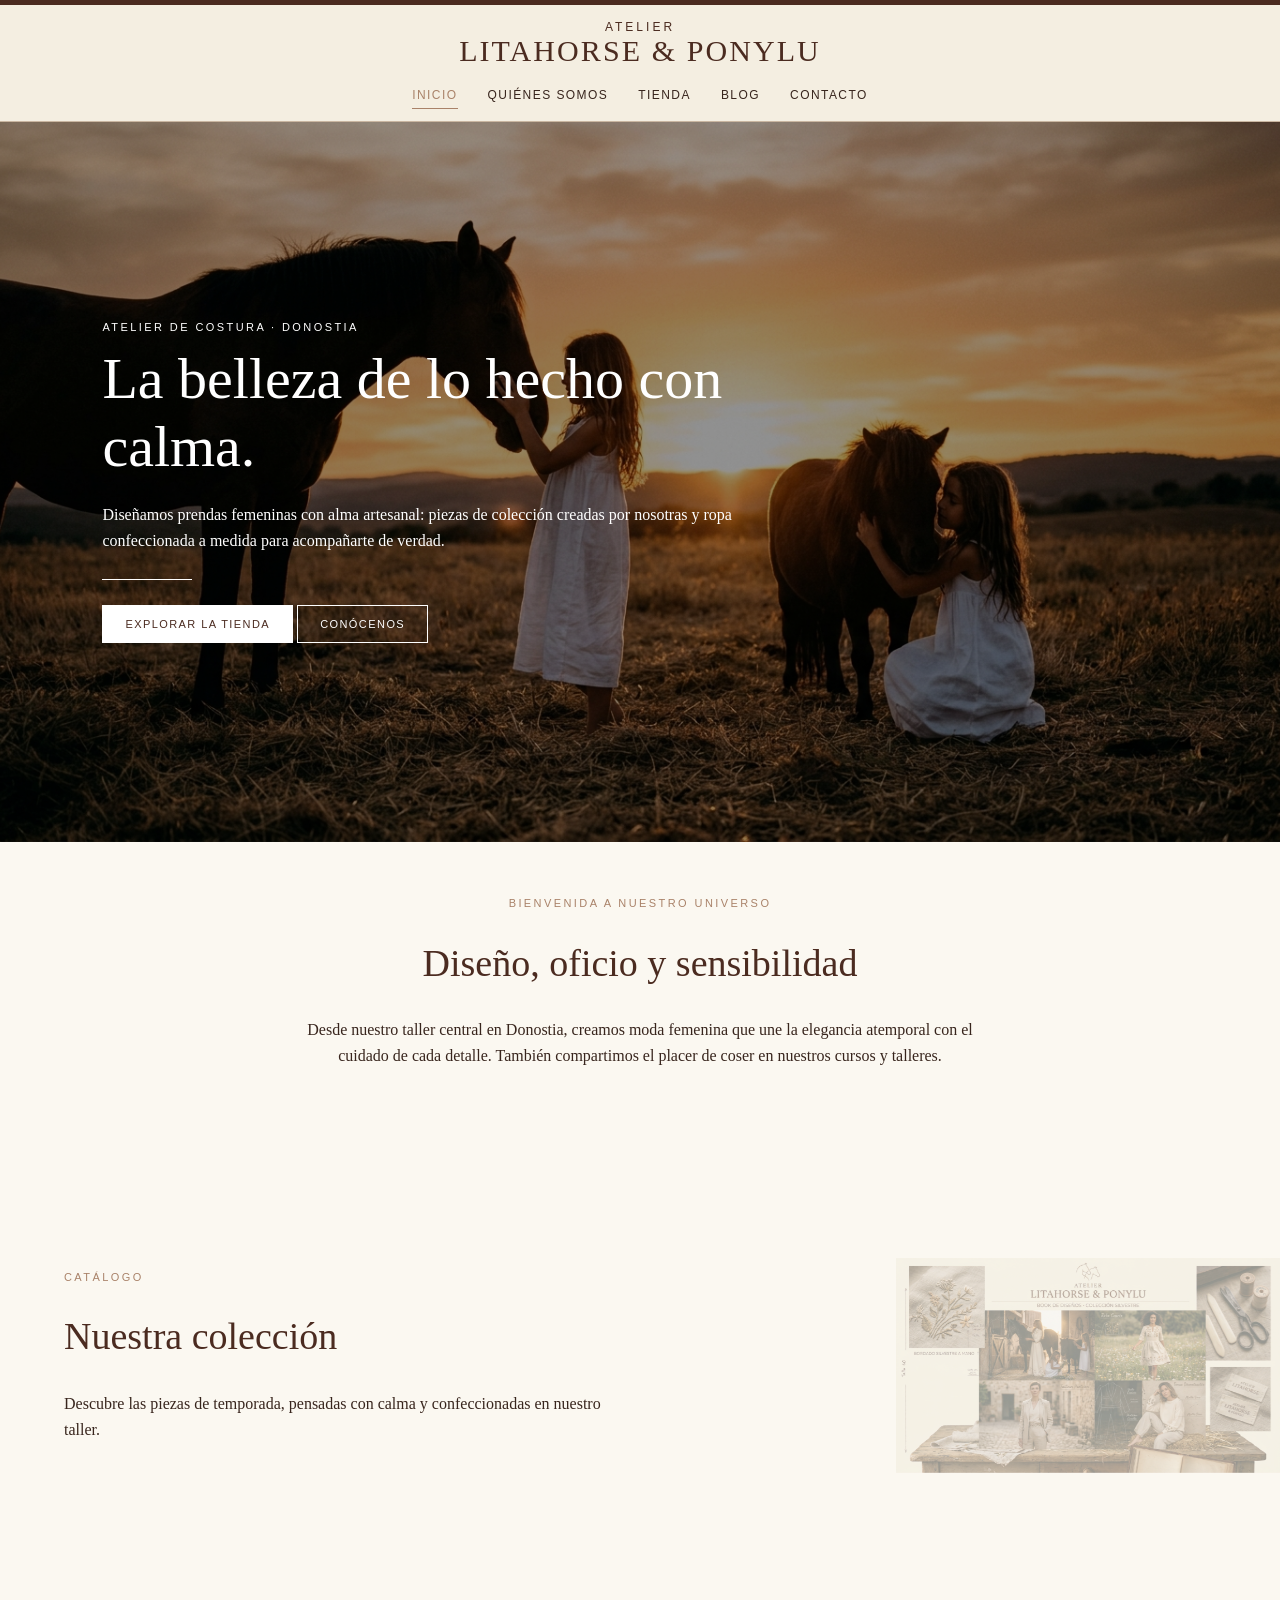
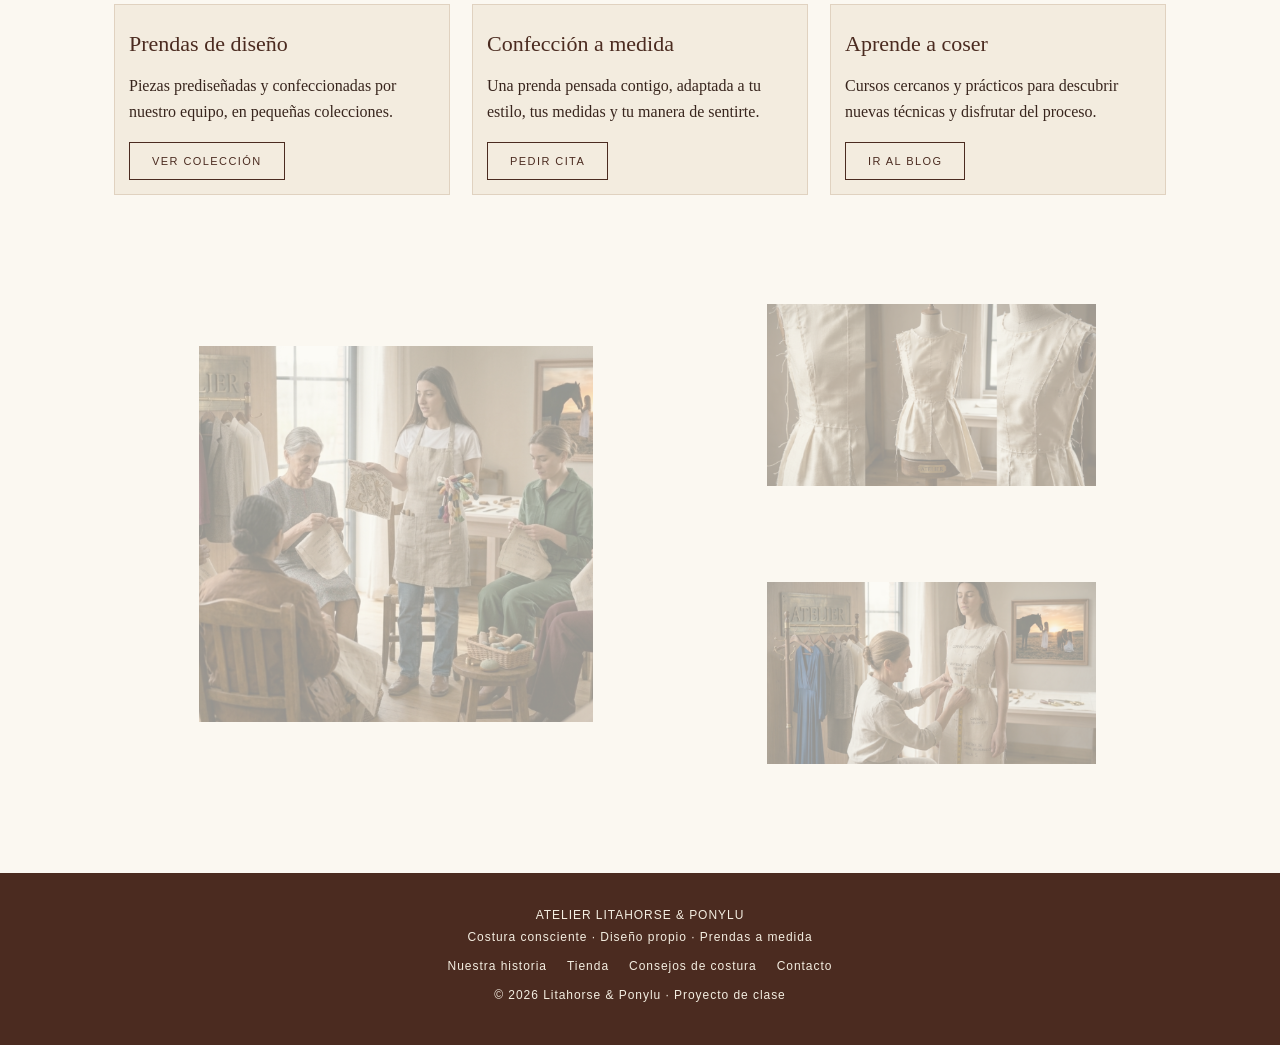
<file: index.html>
<!doctype html>
<html lang="es"><head><meta charset="utf-8"><meta name="viewport" content="width=device-width, initial-scale=1"><meta name="description" content="Litahorse & Ponylu, atelier de costura y moda femenina en Donostia."><title>Inicio | Litahorse & Ponylu</title><link rel="stylesheet" href="style.css"></head>
<body><div class="topline"></div><header><a class="brand" href="index.html"><span class="brand-name"><small>ATELIER</small><strong>LITAHORSE &amp; PONYLU</strong></span></a><nav aria-label="Navegación principal"><a class="active" href="index.html">Inicio</a><a class="" href="quienes-somos.html">Quiénes somos</a><a class="" href="tienda.html">Tienda</a><a class="" href="blog.html">Blog</a><a class="" href="contacto.html">Contacto</a></nav></header><main>
<section class="hero"><div class="hero-bg" style="background-image:url('imagen relleno2.jpeg')"></div><div class="hero-copy"><div class="eyebrow">Atelier de costura · Donostia</div><h1>La belleza de lo hecho con calma.</h1><p>Diseñamos prendas femeninas con alma artesanal: piezas de colección creadas por nosotras y ropa confeccionada a medida para acompañarte de verdad.</p><div class="rule"></div><a class="btn" href="tienda.html">Explorar la tienda</a> <a class="btn light" href="quienes-somos.html">Conócenos</a></div></section>
<section class="section center"><div class="eyebrow">Bienvenida a nuestro universo</div><h2>Diseño, oficio y sensibilidad</h2><p>Desde nuestro taller central en Donostia, creamos moda femenina que une la elegancia atemporal con el cuidado de cada detalle. También compartimos el placer de coser en nuestros cursos y talleres.</p></section>
<section class="catalog-zoom"><div class="catalog-text"><div class="eyebrow">Catálogo</div><h2>Nuestra colección</h2><p>Descubre las piezas de temporada, pensadas con calma y confeccionadas en nuestro taller.</p></div><img class="zoom" data-min="0.6" src="catálogo.jpeg" alt="Catálogo de Litahorse & Ponylu"></section>
<section class="cards"><article class="card"><h3>Prendas de diseño</h3><p>Piezas prediseñadas y confeccionadas por nuestro equipo, en pequeñas colecciones.</p><a class="btn light" href="tienda.html">Ver colección</a></article><article class="card"><h3>Confección a medida</h3><p>Una prenda pensada contigo, adaptada a tu estilo, tus medidas y tu manera de sentirte.</p><a class="btn light" href="contacto.html">Pedir cita</a></article><article class="card"><h3>Aprende a coser</h3><p>Cursos cercanos y prácticos para descubrir nuevas técnicas y disfrutar del proceso.</p><a class="btn light" href="blog.html">Ir al blog</a></article></section>
<section class="collage"><figure class="zoom" data-min="0.7"><img src="formacion.jpg" alt="Formación y cursos de costura"></figure><figure class="zoom" data-min="0.7"><img src="busto.jpg" alt="Busto de costura con prenda"></figure><figure class="zoom" data-min="0.7"><img src="confeccion.jpg" alt="Confección a medida"></figure></section>
</main><footer><div>ATELIER LITAHORSE &amp; PONYLU</div><p>Costura consciente · Diseño propio · Prendas a medida</p><div class="footerlinks"><a href="quienes-somos.html">Nuestra historia</a><a href="tienda.html">Tienda</a><a href="blog.html">Consejos de costura</a><a href="contacto.html">Contacto</a></div><p>© 2026 Litahorse &amp; Ponylu · Proyecto de clase</p></footer><script>
(function(){var els=[].slice.call(document.querySelectorAll('.zoom,.reveal')),reduce=matchMedia('(prefers-reduced-motion:reduce)').matches;
function u(){var vh=innerHeight;els.forEach(function(e){var r=e.getBoundingClientRect(),c=(r.top+r.height/2-vh/2)/(vh/2+r.height/2),p=1-Math.min(1,Math.abs(c));
if(e.classList.contains('zoom')){var m=+e.dataset.min||.7;e.style.transform='scale('+(reduce?1:m+(1-m)*p).toFixed(3)+')';e.style.opacity=reduce?1:(.4+.6*p).toFixed(2)}});}
var t=0;function s(){if(!t){t=requestAnimationFrame(function(){t=0;u()})}}
var hb=document.querySelector('.hero-bg');function hs(){if(hb&&!reduce){var y=Math.min(scrollY,hb.parentNode.offsetHeight);hb.style.transform='translateY('+(-y)+'px)';hb.style.opacity=Math.max(0,1-y/(hb.parentNode.offsetHeight*.8)).toFixed(2)}}addEventListener('scroll',hs,{passive:true});hs();
addEventListener('scroll',s,{passive:true});addEventListener('resize',s);addEventListener('load',u);u();
})();
</script></body></html>
</file>
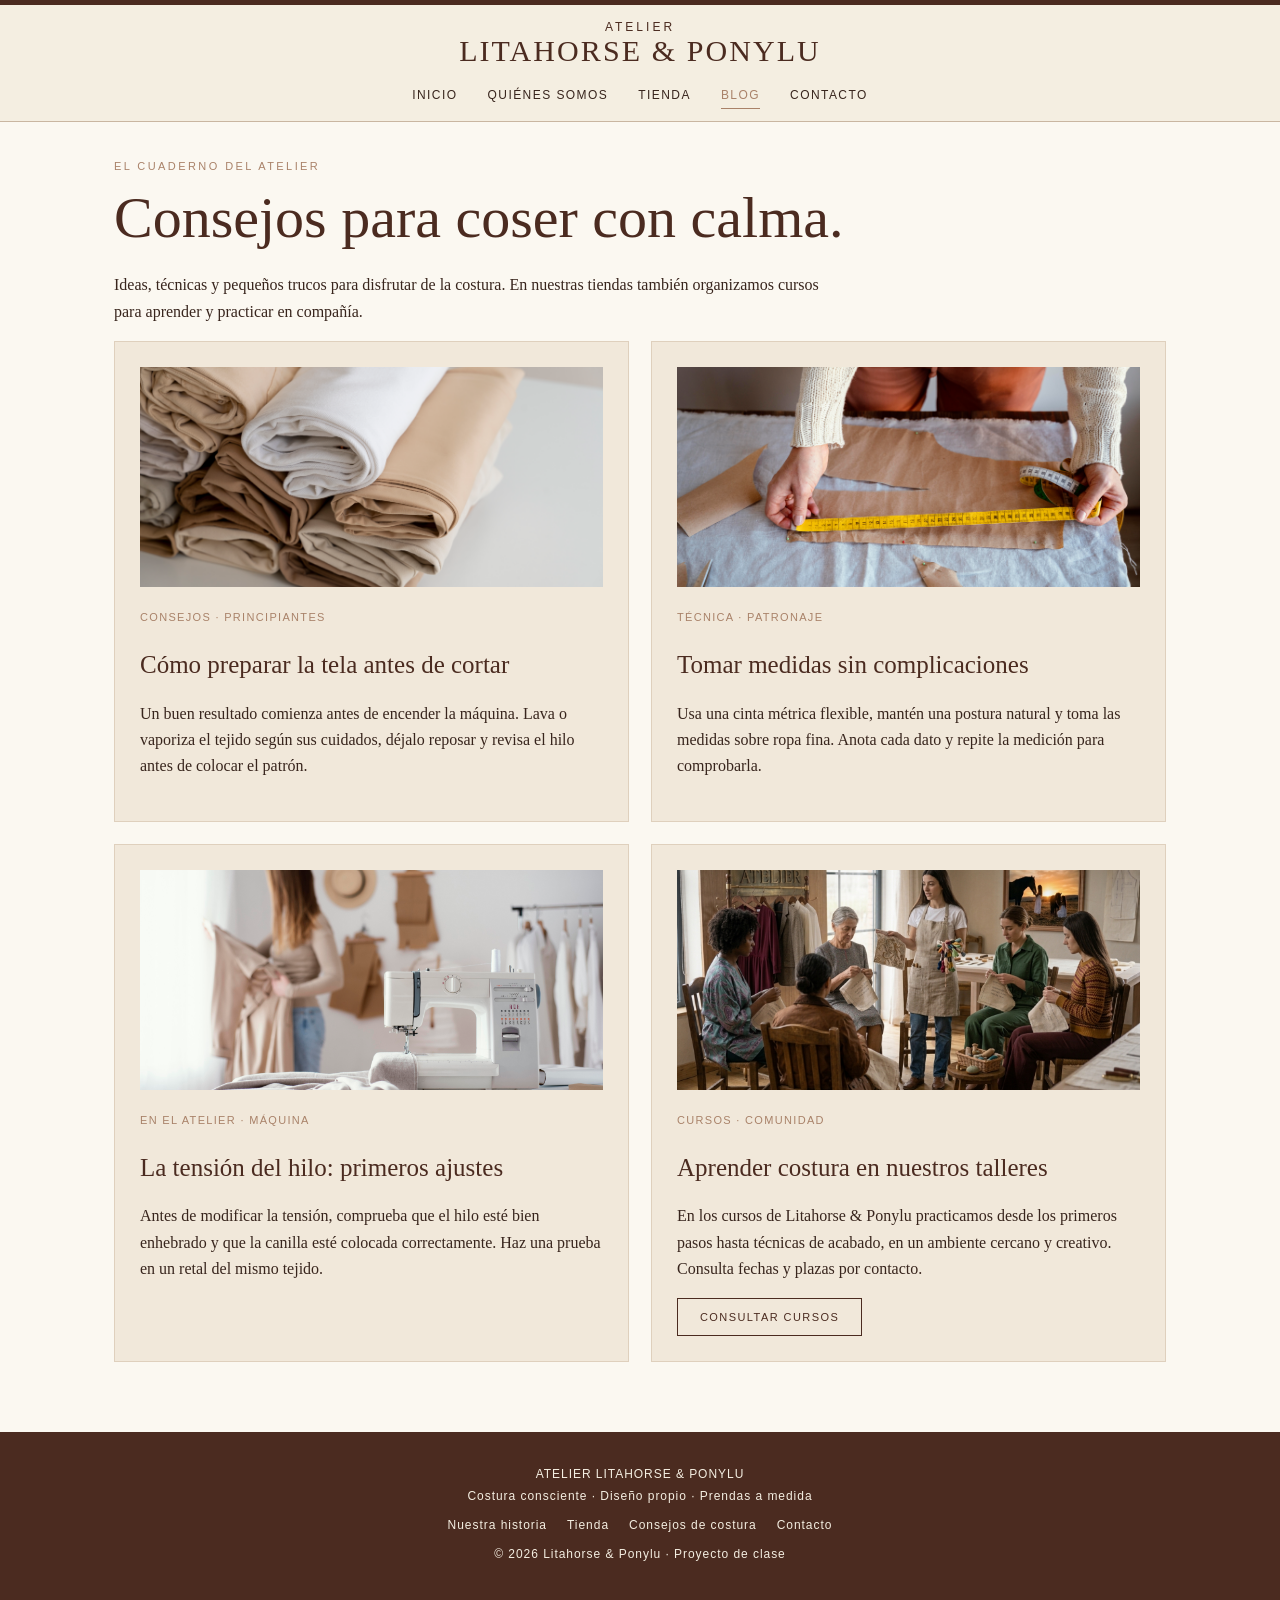
<file: blog.html>
<!doctype html>
<html lang="es"><head><meta charset="utf-8"><meta name="viewport" content="width=device-width, initial-scale=1"><meta name="description" content="Litahorse & Ponylu, atelier de costura y moda femenina en Donostia."><title>Blog de costura | Litahorse & Ponylu</title><link rel="stylesheet" href="style.css"></head>
<body><div class="topline"></div><header><a class="brand" href="index.html"><span class="brand-name"><small>ATELIER</small><strong>LITAHORSE &amp; PONYLU</strong></span></a><nav aria-label="Navegación principal"><a class="" href="index.html">Inicio</a><a class="" href="quienes-somos.html">Quiénes somos</a><a class="" href="tienda.html">Tienda</a><a class="active" href="blog.html">Blog</a><a class="" href="contacto.html">Contacto</a></nav></header><main>
<div class="eyebrow">El cuaderno del atelier</div><h1>Consejos para coser con calma.</h1><p>Ideas, técnicas y pequeños trucos para disfrutar de la costura. En nuestras tiendas también organizamos cursos para aprender y practicar en compañía.</p><section class="bloglist"><article class="blogitem"><img src="telas.jpg" alt="Telas preparadas para cortar"><small>CONSEJOS · PRINCIPIANTES</small><h2>Cómo preparar la tela antes de cortar</h2><p>Un buen resultado comienza antes de encender la máquina. Lava o vaporiza el tejido según sus cuidados, déjalo reposar y revisa el hilo antes de colocar el patrón.</p></article><article class="blogitem"><img src="medidas.jpg" alt="Cinta métrica tomando medidas"><small>TÉCNICA · PATRONAJE</small><h2>Tomar medidas sin complicaciones</h2><p>Usa una cinta métrica flexible, mantén una postura natural y toma las medidas sobre ropa fina. Anota cada dato y repite la medición para comprobarla.</p></article><article class="blogitem"><img src="maquina.jpg" alt="Máquina de coser"><small>EN EL ATELIER · MÁQUINA</small><h2>La tensión del hilo: primeros ajustes</h2><p>Antes de modificar la tensión, comprueba que el hilo esté bien enhebrado y que la canilla esté colocada correctamente. Haz una prueba en un retal del mismo tejido.</p></article><article class="blogitem"><img src="formacion.jpg" alt="Taller de costura"><small>CURSOS · COMUNIDAD</small><h2>Aprender costura en nuestros talleres</h2><p>En los cursos de Litahorse &amp; Ponylu practicamos desde los primeros pasos hasta técnicas de acabado, en un ambiente cercano y creativo. Consulta fechas y plazas por contacto.</p><a class="btn light" href="contacto.html">Consultar cursos</a></article></section>
</main><footer><div>ATELIER LITAHORSE &amp; PONYLU</div><p>Costura consciente · Diseño propio · Prendas a medida</p><div class="footerlinks"><a href="quienes-somos.html">Nuestra historia</a><a href="tienda.html">Tienda</a><a href="blog.html">Consejos de costura</a><a href="contacto.html">Contacto</a></div><p>© 2026 Litahorse &amp; Ponylu · Proyecto de clase</p></footer></body></html>
</file>
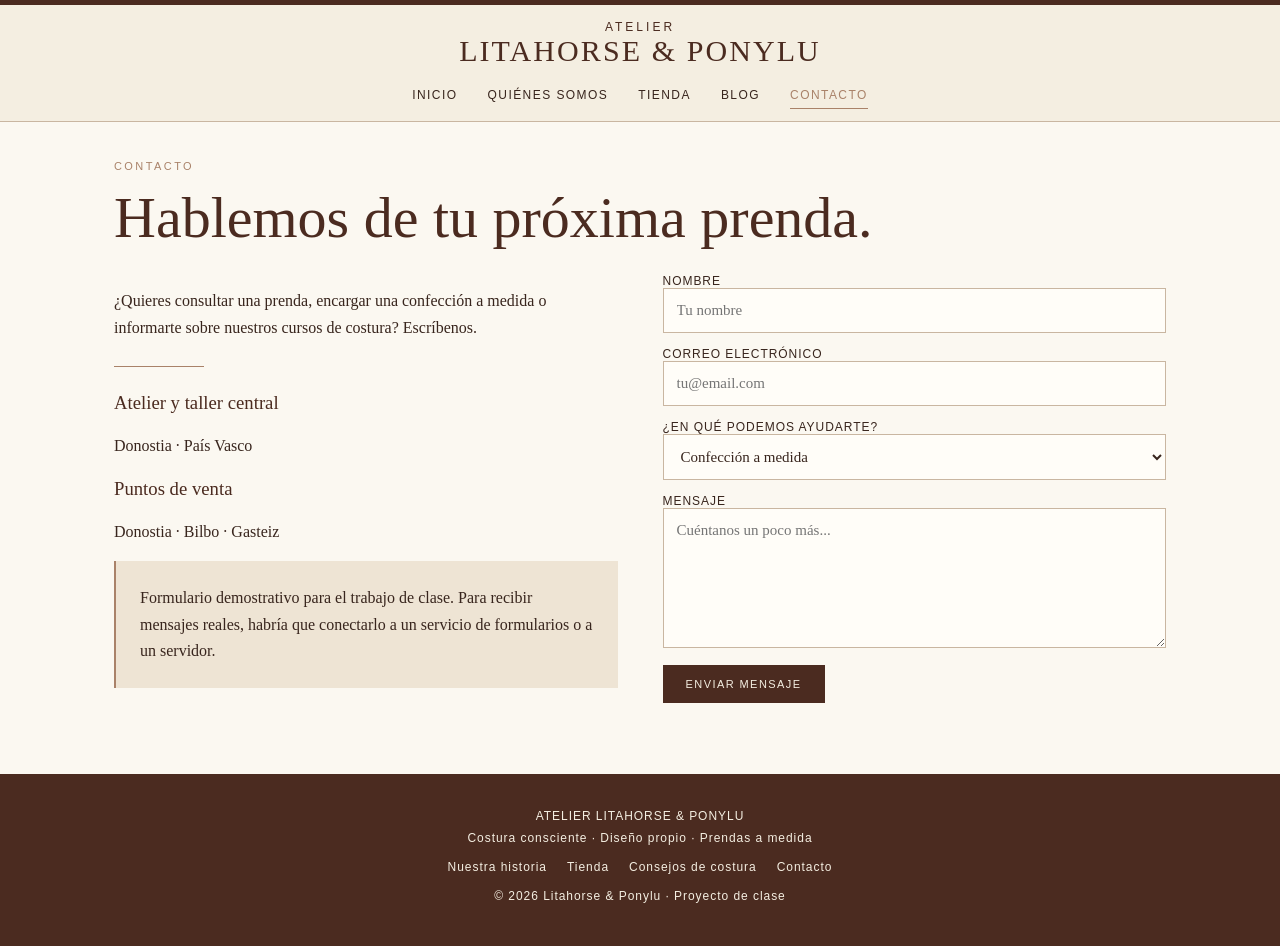
<file: contacto.html>
<!doctype html>
<html lang="es"><head><meta charset="utf-8"><meta name="viewport" content="width=device-width, initial-scale=1"><meta name="description" content="Litahorse & Ponylu, atelier de costura y moda femenina en Donostia."><title>Contacto | Litahorse & Ponylu</title><link rel="stylesheet" href="style.css"></head>
<body><div class="topline"></div><header><a class="brand" href="index.html"><span class="brand-name"><small>ATELIER</small><strong>LITAHORSE &amp; PONYLU</strong></span></a><nav aria-label="Navegación principal"><a class="" href="index.html">Inicio</a><a class="" href="quienes-somos.html">Quiénes somos</a><a class="" href="tienda.html">Tienda</a><a class="" href="blog.html">Blog</a><a class="active" href="contacto.html">Contacto</a></nav></header><main>
<div class="eyebrow">Contacto</div><h1>Hablemos de tu próxima prenda.</h1><div class="split"><div><p>¿Quieres consultar una prenda, encargar una confección a medida o informarte sobre nuestros cursos de costura? Escríbenos.</p><div class="rule"></div><h3>Atelier y taller central</h3><p>Donostia · País Vasco</p><h3>Puntos de venta</h3><p>Donostia · Bilbo · Gasteiz</p><p class="note">Formulario demostrativo para el trabajo de clase. Para recibir mensajes reales, habría que conectarlo a un servicio de formularios o a un servidor.</p></div><form class="form" onsubmit="event.preventDefault(); alert('¡Gracias! Este formulario es una demostración del proyecto.');"><label>Nombre<input required name="nombre" placeholder="Tu nombre"></label><label>Correo electrónico<input required type="email" name="email" placeholder="tu@email.com"></label><label>¿En qué podemos ayudarte?<select name="motivo"><option>Confección a medida</option><option>Consulta sobre una prenda</option><option>Cursos de costura</option><option>Otra consulta</option></select></label><label>Mensaje<textarea required name="mensaje" placeholder="Cuéntanos un poco más..."></textarea></label><button class="btn" type="submit">Enviar mensaje</button></form></div>
</main><footer><div>ATELIER LITAHORSE &amp; PONYLU</div><p>Costura consciente · Diseño propio · Prendas a medida</p><div class="footerlinks"><a href="quienes-somos.html">Nuestra historia</a><a href="tienda.html">Tienda</a><a href="blog.html">Consejos de costura</a><a href="contacto.html">Contacto</a></div><p>© 2026 Litahorse &amp; Ponylu · Proyecto de clase</p></footer></body></html>
</file>
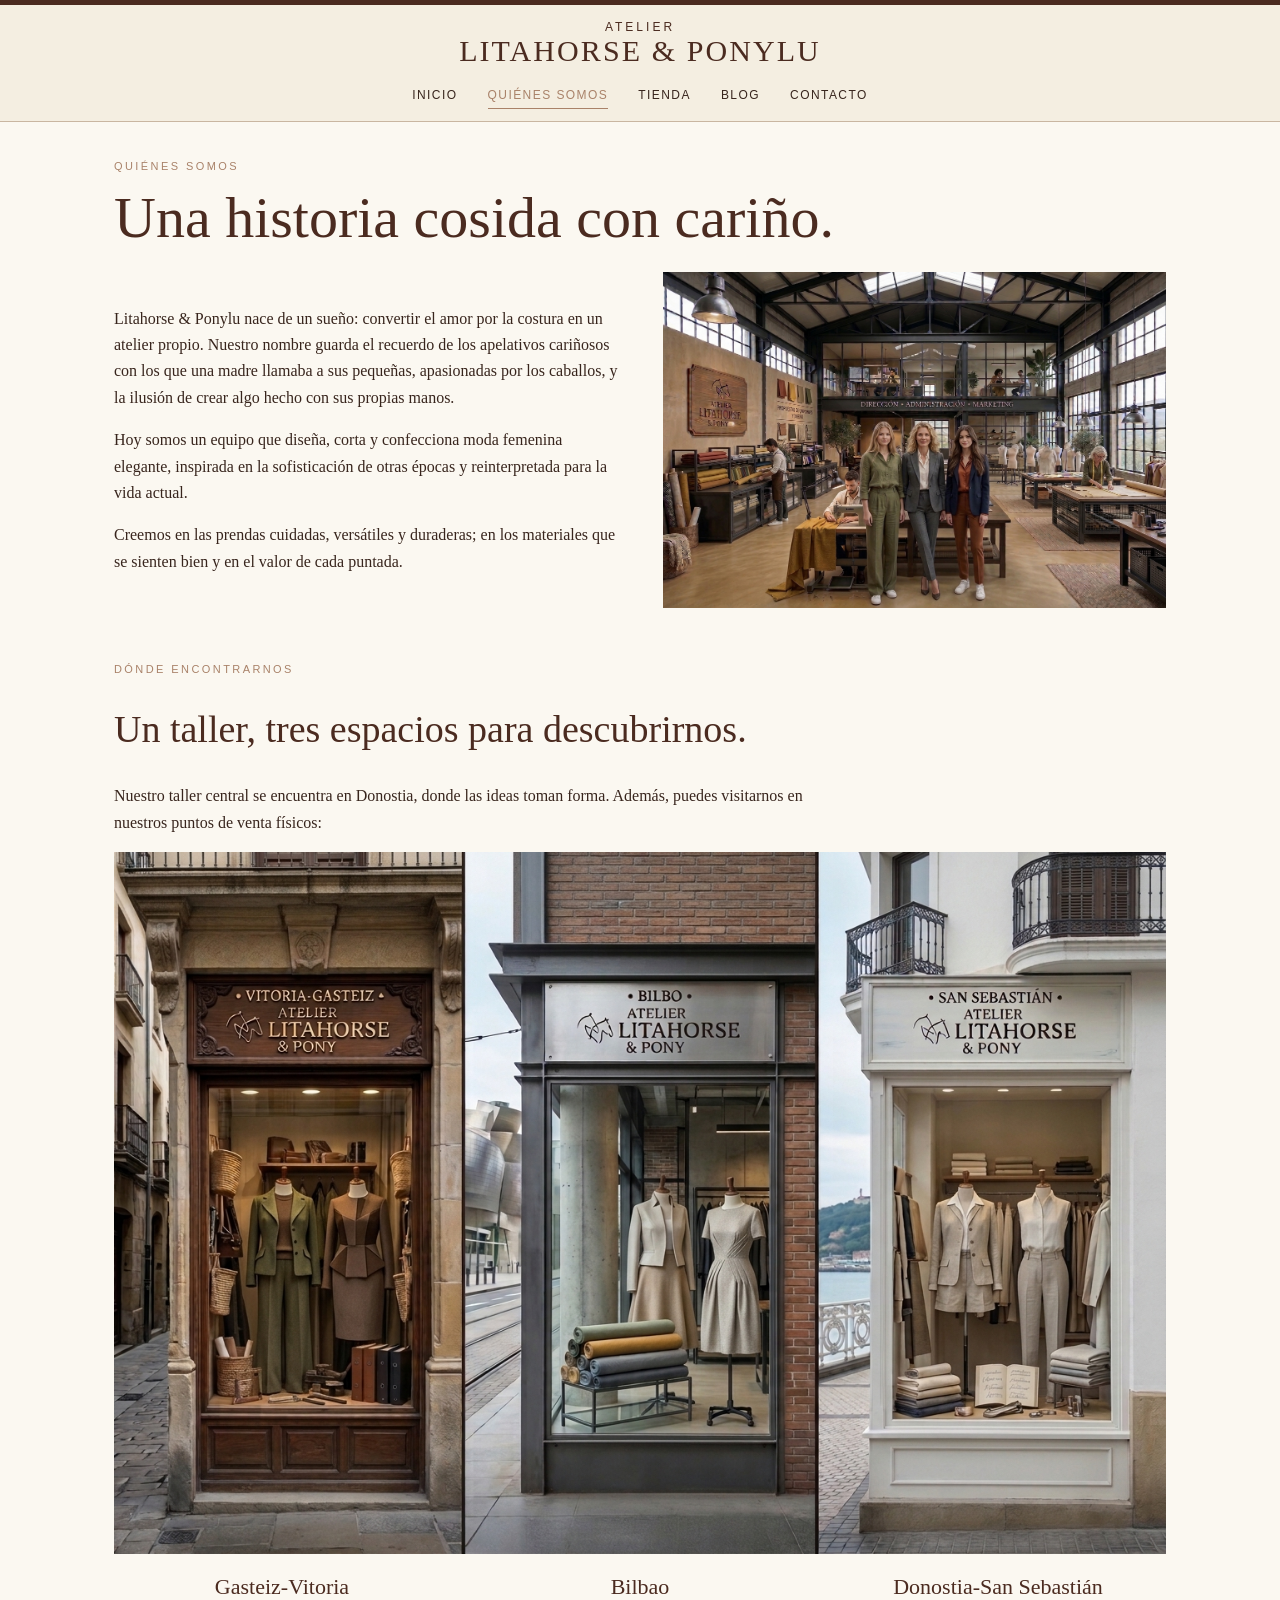
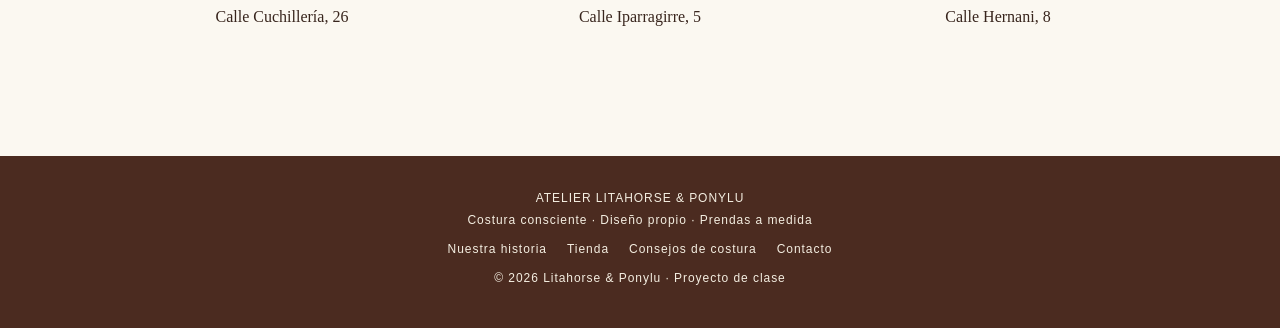
<file: quienes-somos.html>
<!doctype html>
<html lang="es"><head><meta charset="utf-8"><meta name="viewport" content="width=device-width, initial-scale=1"><meta name="description" content="Litahorse & Ponylu, atelier de costura y moda femenina en Donostia."><title>Quiénes somos | Litahorse & Ponylu</title><link rel="stylesheet" href="style.css"></head>
<body><div class="topline"></div><header><a class="brand" href="index.html"><span class="brand-name"><small>ATELIER</small><strong>LITAHORSE &amp; PONYLU</strong></span></a><nav aria-label="Navegación principal"><a class="" href="index.html">Inicio</a><a class="active" href="quienes-somos.html">Quiénes somos</a><a class="" href="tienda.html">Tienda</a><a class="" href="blog.html">Blog</a><a class="" href="contacto.html">Contacto</a></nav></header><main>
<div class="eyebrow">Quiénes somos</div><h1>Una historia cosida con cariño.</h1><section class="split"><div><p>Litahorse &amp; Ponylu nace de un sueño: convertir el amor por la costura en un atelier propio. Nuestro nombre guarda el recuerdo de los apelativos cariñosos con los que una madre llamaba a sus pequeñas, apasionadas por los caballos, y la ilusión de crear algo hecho con sus propias manos.</p><p>Hoy somos un equipo que diseña, corta y confecciona moda femenina elegante, inspirada en la sofisticación de otras épocas y reinterpretada para la vida actual.</p><p>Creemos en las prendas cuidadas, versátiles y duraderas; en los materiales que se sienten bien y en el valor de cada puntada.</p></div><img src="directora+familia_hoy.jpg" alt="La directora con su familia, hoy"></section>
<section class="section"><div class="eyebrow">Dónde encontrarnos</div><h2>Un taller, tres espacios para descubrirnos.</h2><p>Nuestro taller central se encuentra en Donostia, donde las ideas toman forma. Además, puedes visitarnos en nuestros puntos de venta físicos:</p><div class="locations-grid"><img src="puntos de venta.jpg" alt="Tiendas de izquierda a derecha: Gasteiz-Vitoria, Bilbao y Donostia-San Sebastián"><div class="location-addresses"><article><h3>Gasteiz-Vitoria</h3><address>Calle Cuchillería, 26</address></article><article><h3>Bilbao</h3><address>Calle Iparragirre, 5</address></article><article><h3>Donostia-San Sebastián</h3><address>Calle Hernani, 8</address></article></div></div></section>
</main><footer><div>ATELIER LITAHORSE &amp; PONYLU</div><p>Costura consciente · Diseño propio · Prendas a medida</p><div class="footerlinks"><a href="quienes-somos.html">Nuestra historia</a><a href="tienda.html">Tienda</a><a href="blog.html">Consejos de costura</a><a href="contacto.html">Contacto</a></div><p>© 2026 Litahorse &amp; Ponylu · Proyecto de clase</p></footer></body></html>
</file>
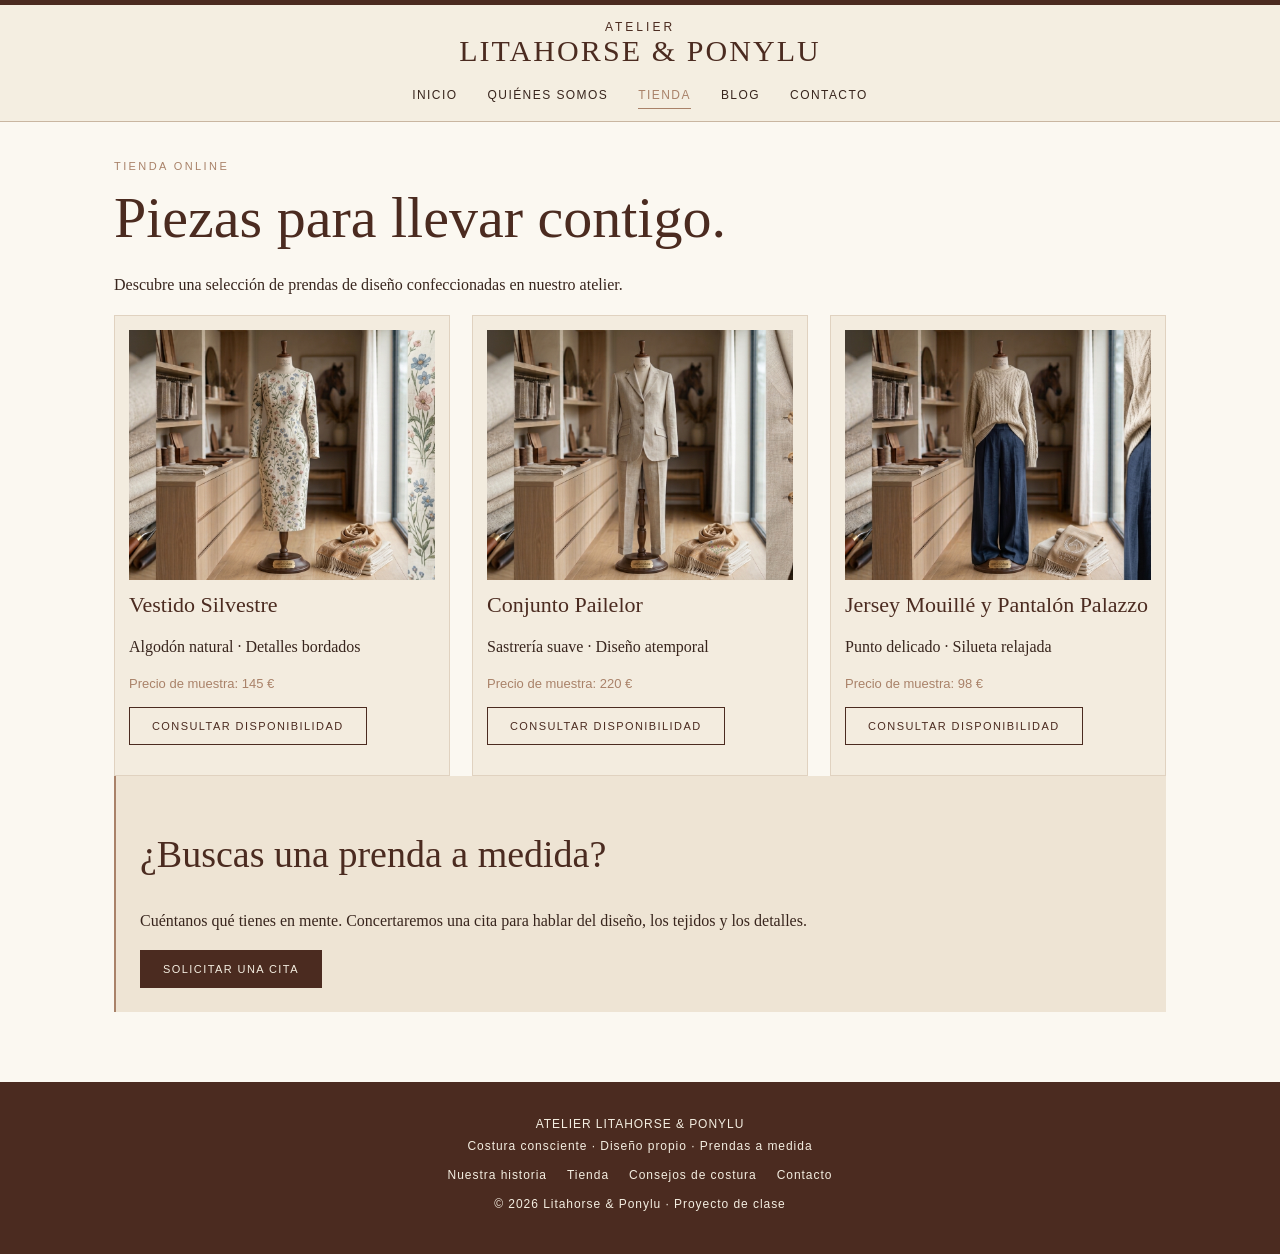
<file: tienda.html>
<!doctype html>
<html lang="es"><head><meta charset="utf-8"><meta name="viewport" content="width=device-width, initial-scale=1"><meta name="description" content="Litahorse & Ponylu, atelier de costura y moda femenina en Donostia."><title>Tienda online | Litahorse & Ponylu</title><link rel="stylesheet" href="style.css"></head>
<body><div class="topline"></div><header><a class="brand" href="index.html"><span class="brand-name"><small>ATELIER</small><strong>LITAHORSE &amp; PONYLU</strong></span></a><nav aria-label="Navegación principal"><a class="" href="index.html">Inicio</a><a class="" href="quienes-somos.html">Quiénes somos</a><a class="active" href="tienda.html">Tienda</a><a class="" href="blog.html">Blog</a><a class="" href="contacto.html">Contacto</a></nav></header><main>
<div class="eyebrow">Tienda online</div><h1>Piezas para llevar contigo.</h1><p>Descubre una selección de prendas de diseño confeccionadas en nuestro atelier.</p><section class="cards"><article class="card"><img src="vestido 1.jfif" alt="Vestido de inspiración silvestre"><h3>Vestido Silvestre</h3><p>Algodón natural · Detalles bordados</p><div class="price">Precio de muestra: 145 €</div><p><a class="btn light" href="contacto.html">Consultar disponibilidad</a></p></article><article class="card"><img src="traje1.jfif" alt="Conjunto de sastrería"><h3>Conjunto Pailelor</h3><p>Sastrería suave · Diseño atemporal</p><div class="price">Precio de muestra: 220 €</div><p><a class="btn light" href="contacto.html">Consultar disponibilidad</a></p></article><article class="card"><img src="conjunto1.jfif" alt="Prenda de punto artesanal"><h3>Jersey Mouillé y Pantalón Palazzo</h3><p>Punto delicado · Silueta relajada</p><div class="price">Precio de muestra: 98 €</div><p><a class="btn light" href="contacto.html">Consultar disponibilidad</a></p></article></section><section class="section note"><h2>¿Buscas una prenda a medida?</h2><p>Cuéntanos qué tienes en mente. Concertaremos una cita para hablar del diseño, los tejidos y los detalles.</p><a class="btn" href="contacto.html">Solicitar una cita</a></section>
</main><footer><div>ATELIER LITAHORSE &amp; PONYLU</div><p>Costura consciente · Diseño propio · Prendas a medida</p><div class="footerlinks"><a href="quienes-somos.html">Nuestra historia</a><a href="tienda.html">Tienda</a><a href="blog.html">Consejos de costura</a><a href="contacto.html">Contacto</a></div><p>© 2026 Litahorse &amp; Ponylu · Proyecto de clase</p></footer></body></html>
</file>
<file: style.css>
:root{--cream:#f4eee1;--paper:#fbf8f1;--sand:#dfd0b9;--clay:#a98269;--brown:#4b2b20;--ink:#38251d;--muted:#79675b;--line:#c9b6a1}
*{box-sizing:border-box}html{scroll-behavior:smooth}body{margin:0;background:var(--paper);color:var(--ink);font-family:Georgia,'Times New Roman',serif;line-height:1.65}
a{color:inherit;text-decoration:none}img{display:block;max-width:100%}.topline{height:5px;background:var(--brown)}
header{background:var(--cream);border-bottom:1px solid var(--line);padding:15px 5vw 12px}.brand{display:flex;align-items:center;justify-content:center;gap:14px}.brand img{width:86px;height:64px;object-fit:contain;mix-blend-mode:multiply}.brand-name{text-align:center;letter-spacing:.13em;color:var(--brown)}.brand-name small{display:block;font:12px Arial,sans-serif;letter-spacing:.25em}.brand-name strong{display:block;font-size:clamp(20px,3vw,30px);font-weight:normal;line-height:1.1}
nav{display:flex;justify-content:center;flex-wrap:wrap;gap:8px 30px;margin-top:15px;font:12px Arial,sans-serif;letter-spacing:.12em;text-transform:uppercase}nav a{padding:6px 0;border-bottom:1px solid transparent}nav a:hover,nav a.active{border-color:var(--clay);color:var(--clay)}
main{max-width:1180px;margin:auto;padding:38px 5vw 70px}.eyebrow{font:11px Arial,sans-serif;letter-spacing:.22em;text-transform:uppercase;color:var(--clay)}h1,h2,h3{font-weight:normal;color:var(--brown);line-height:1.18}h1{font-size:clamp(34px,5vw,58px);margin:12px 0 20px}h2{font-size:clamp(27px,3vw,38px)}p{max-width:720px}.btn{display:inline-block;background:var(--brown);color:var(--cream);padding:12px 22px;font:11px Arial,sans-serif;letter-spacing:.13em;text-transform:uppercase;border:1px solid var(--brown);transition:.2s}.btn:hover{background:transparent;color:var(--brown)}.btn.light{background:transparent;color:var(--brown)}.hero{display:grid;grid-template-columns:1fr 1.08fr;align-items:center;gap:45px}.hero img{width:100%;height:470px;object-fit:cover}.hero-copy{padding:15px 0}.rule{width:90px;border-top:1px solid var(--clay);margin:25px 0}.split{display:grid;grid-template-columns:1fr 1fr;gap:45px;align-items:center}.split img{width:100%;max-height:480px;object-fit:cover}.section{padding:55px 0}.center{text-align:center}.center p{margin:0 auto 22px}.cards{display:grid;grid-template-columns:repeat(3,1fr);gap:22px}.locations-grid{display:grid;gap:20px}.locations-grid>img{width:100%;height:auto}.location-addresses{display:grid;grid-template-columns:repeat(3,minmax(0,1fr));gap:22px;text-align:center}.location-addresses h3{font-size:22px;margin:0 0 5px}.location-addresses address{font-style:normal}.card{background:#f3ecdf;border:1px solid #e0d2c0;padding:14px}.card img{height:250px;width:100%;object-fit:cover}.card h3{font-size:22px;margin:12px 0 5px}.price{font:13px Arial,sans-serif;color:var(--clay)}.note{background:#eee4d4;padding:24px;border-left:2px solid var(--clay)}.form{display:grid;gap:14px;max-width:650px}.form input,.form textarea,.form select{width:100%;padding:13px;border:1px solid var(--line);background:#fffdf8;font:15px Georgia;color:var(--ink)}.form textarea{min-height:140px}.form label{font:12px Arial,sans-serif;letter-spacing:.08em;text-transform:uppercase}.form button{cursor:pointer;justify-self:start}.bloglist{display:grid;grid-template-columns:1fr 1fr;gap:22px}.blogitem{padding:25px;background:#f1e8da;border:1px solid #dfd0bd}.blogitem img{width:100%;height:220px;object-fit:cover;margin-bottom:16px;display:block}.blogitem h2{font-size:25px}.blogitem small{font:11px Arial,sans-serif;letter-spacing:.12em;color:var(--clay)}footer{background:var(--brown);color:var(--cream);padding:35px 5vw;text-align:center;font:12px Arial,sans-serif;letter-spacing:.08em}footer p{margin:8px auto}.footerlinks{display:flex;justify-content:center;gap:20px;flex-wrap:wrap;margin:15px}
@media(max-width:760px){.brand img{width:65px;height:52px}.hero,.split{grid-template-columns:1fr;gap:24px}.hero img{height:320px}.cards{grid-template-columns:1fr 1fr}.location-addresses{grid-template-columns:1fr;gap:14px}.bloglist{grid-template-columns:1fr}main{padding-top:25px}.section{padding:35px 0}nav{gap:8px 16px}}
@media(max-width:480px){.cards{grid-template-columns:1fr}.brand-name strong{font-size:18px}.brand-name small{font-size:10px}}

.catalog-zoom{display:flex;align-items:center;justify-content:space-between;gap:30px;margin:40px 0 60px calc(50% - 50vw);margin-right:calc(50% - 50vw);overflow:hidden;padding-left:5vw}.catalog-text{flex:1}.catalog-zoom img{width:50vw;max-width:50vw;height:auto;display:block;transform-origin:right center;will-change:transform,opacity;margin-left:auto}
.collage{display:grid;grid-template-columns:1.2fr 1fr;grid-template-rows:260px 260px;gap:18px;margin-top:70px}.collage figure{margin:0;overflow:hidden;will-change:transform,opacity}.collage figure:first-child{grid-row:span 2}.collage img{width:100%;height:100%;object-fit:cover;display:block}
.hero-copy,.card{animation:rise .9s ease both}.card:nth-child(2){animation-delay:.15s}.card:nth-child(3){animation-delay:.3s}.hero img{animation:rise 1.1s ease both}@keyframes rise{from{opacity:0;transform:translateY(30px)}to{opacity:1;transform:none}}
@media(max-width:760px){.catalog-zoom{flex-direction:column;align-items:flex-start;padding-left:5vw}.catalog-zoom img{width:90vw;max-width:90vw}.collage{grid-template-columns:1fr;grid-template-rows:none}.collage figure:first-child{grid-row:auto}.collage figure{height:260px}}
@media(prefers-reduced-motion:reduce){*{animation:none!important}}
body{overflow-x:hidden}

.hero{grid-template-columns:1fr}.hero-copy p{max-width:none}

.hero{position:relative;display:flex;align-items:center;min-height:80vh;margin:-38px calc(50% - 50vw) 0;padding:0 8vw;overflow:hidden;color:#fff}
.hero-bg{position:absolute;inset:0;background-size:cover;background-position:center;will-change:transform,opacity;z-index:0}
.hero-bg::after{content:"";position:absolute;inset:0;background:rgba(0,0,0,.42)}
.hero-copy{position:relative;z-index:1;max-width:640px}.hero h1,.hero .eyebrow,.hero-copy p{color:#fff}.hero .rule{border-color:#fff}
.hero .btn{background:#fff;color:var(--brown);border-color:#fff}.hero .btn.light{background:transparent;color:#fff}
@media(max-width:760px){.hero{margin-top:-25px;min-height:70vh}}
</file>
